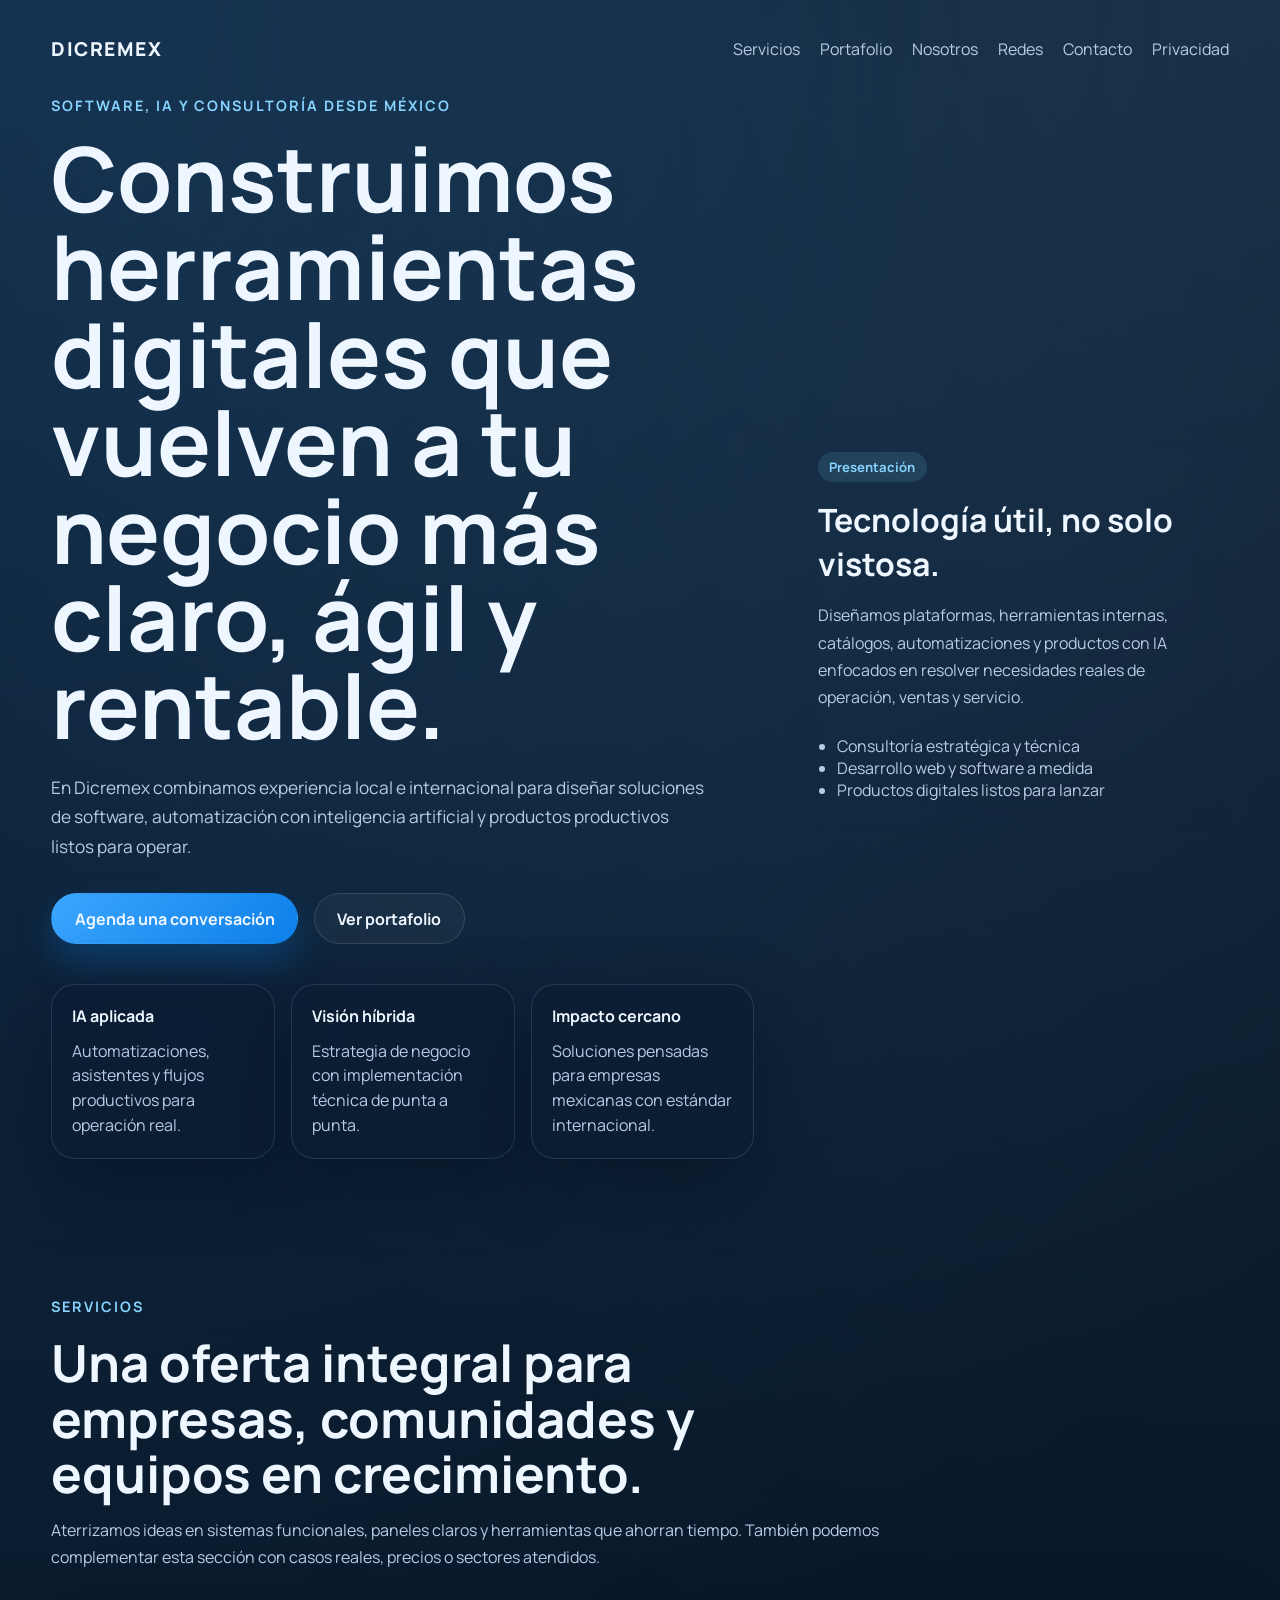
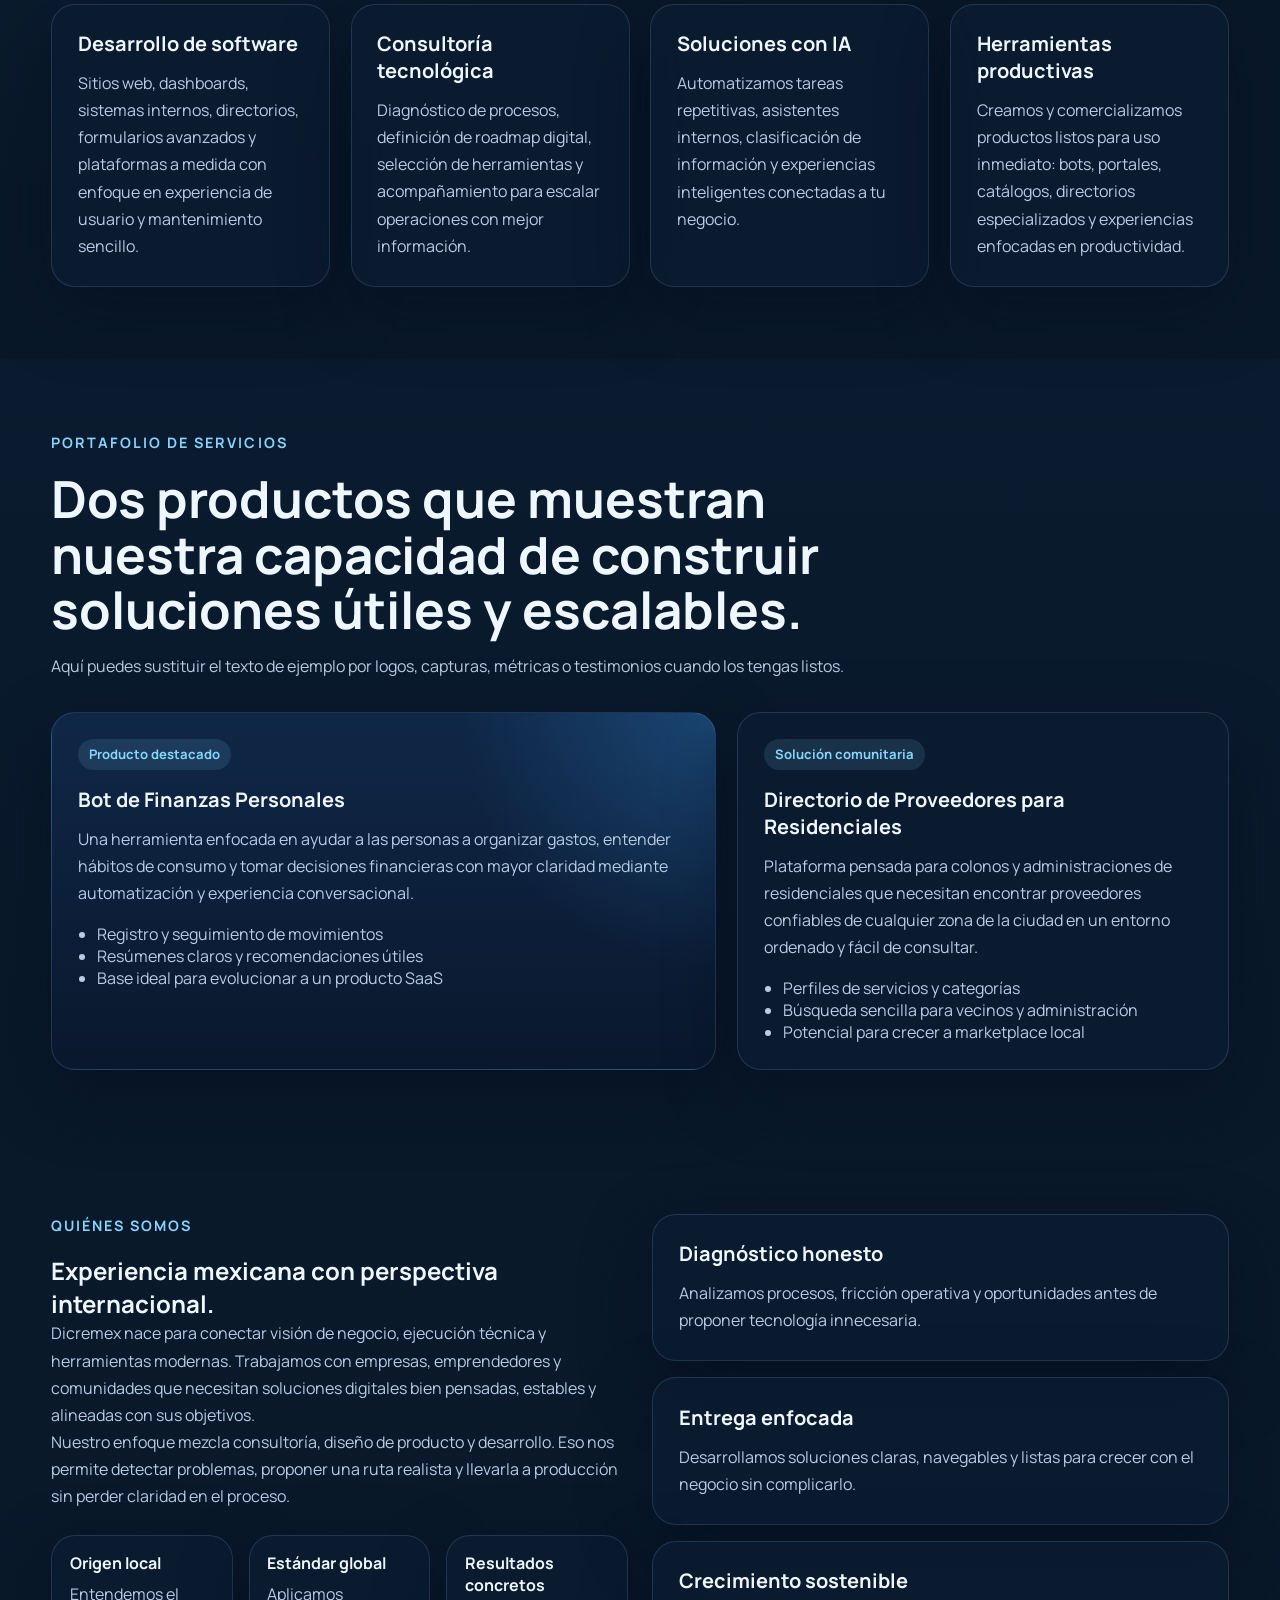
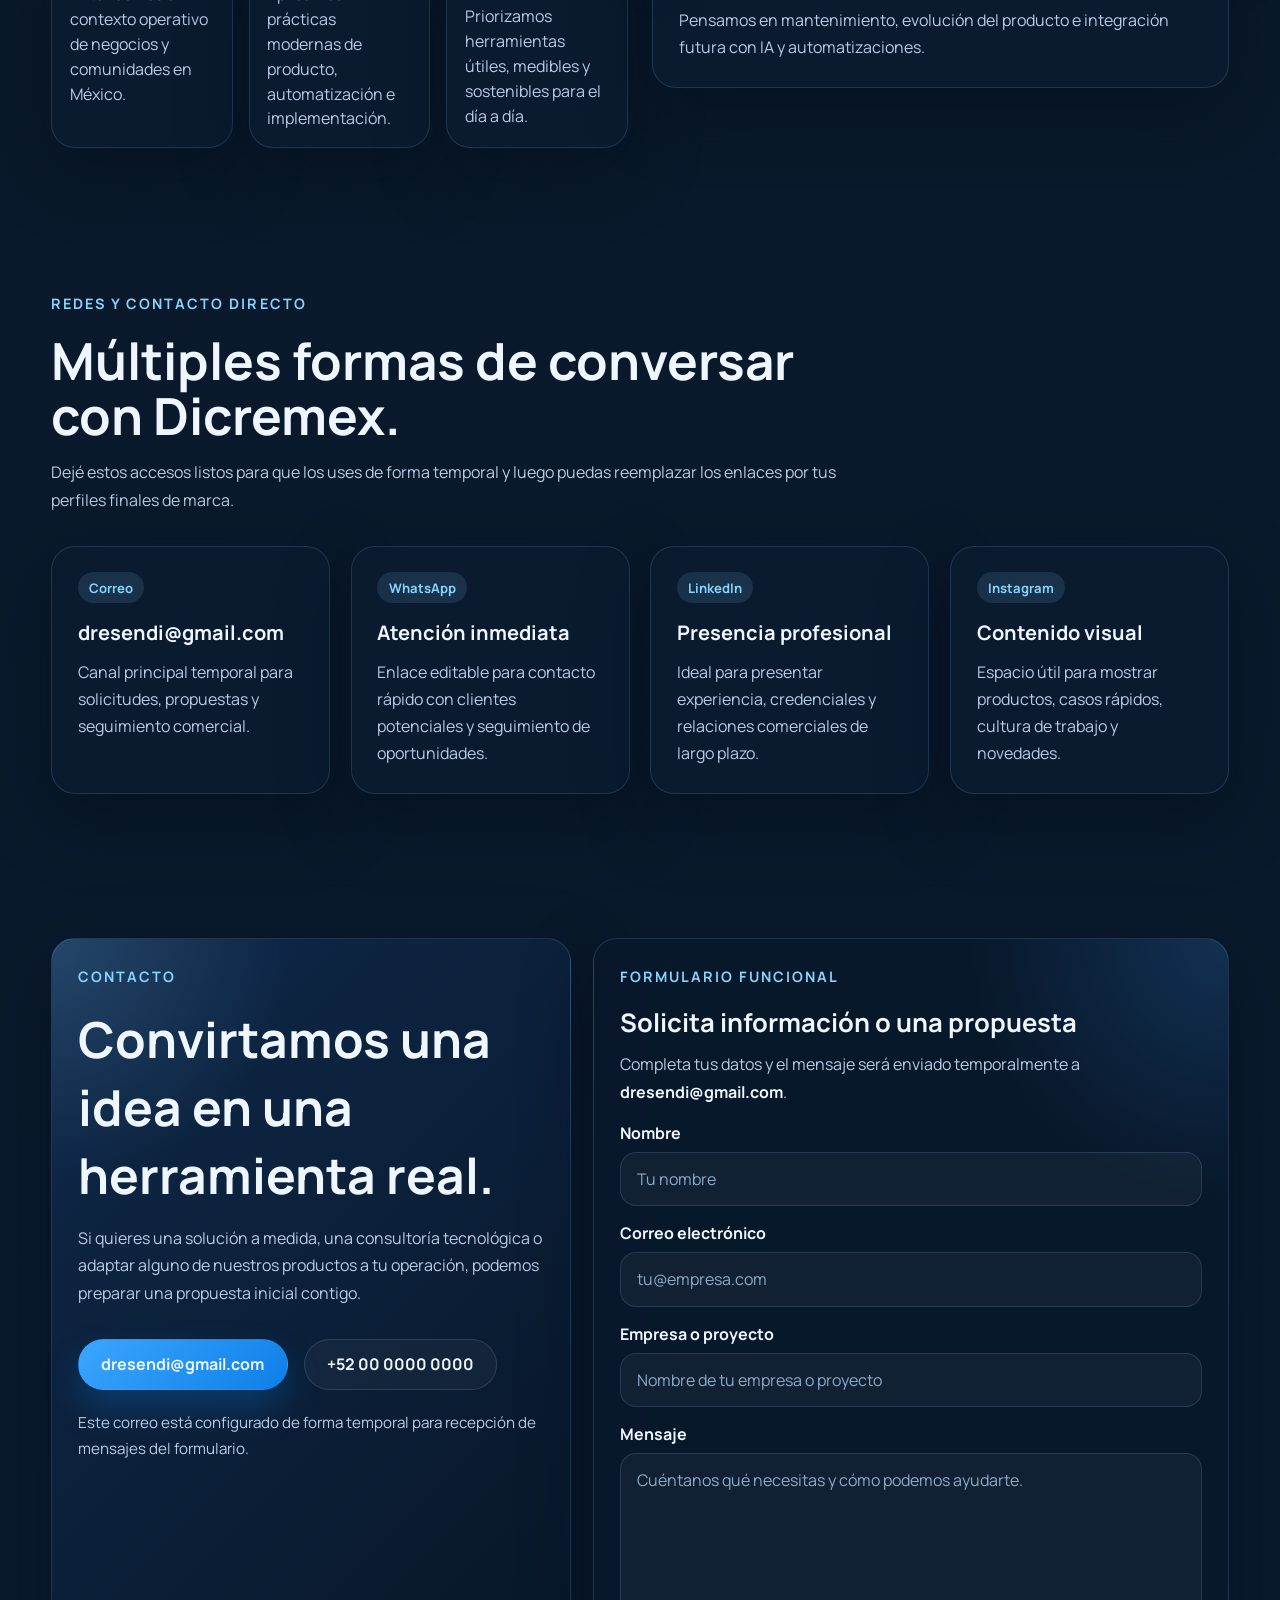
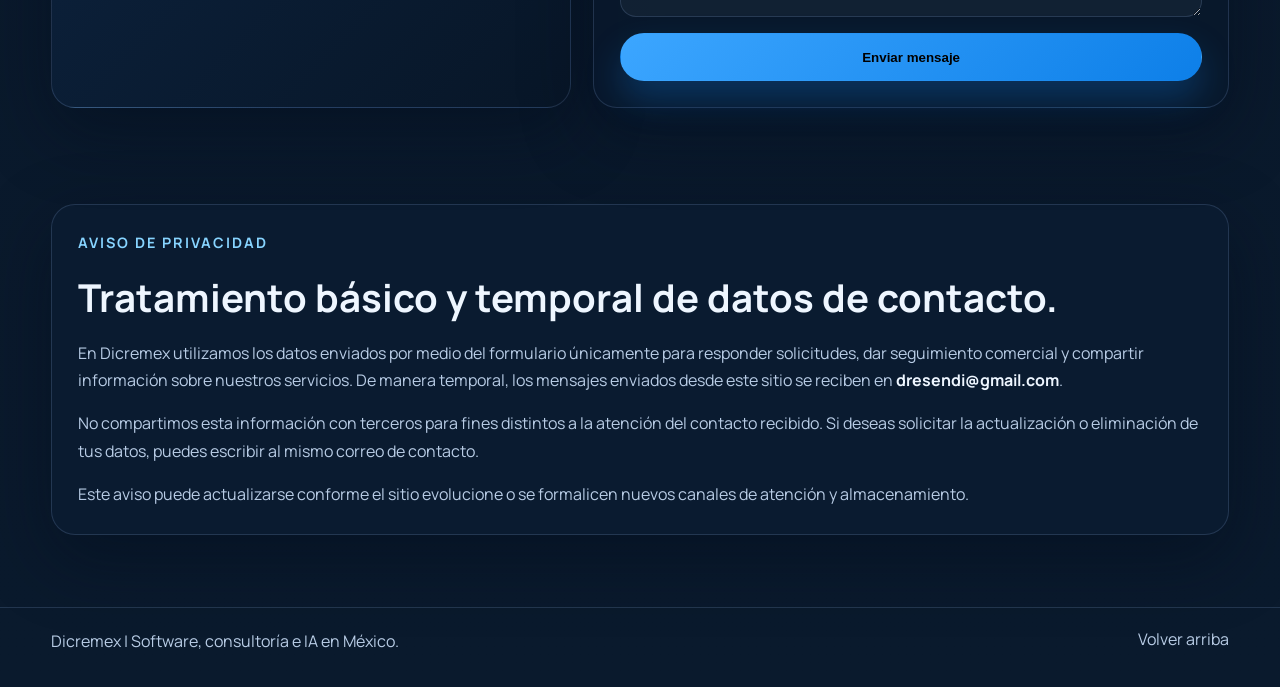
<file: index.html>
<!DOCTYPE html>
<html lang="es">
<head>
  <meta charset="UTF-8">
  <meta name="viewport" content="width=device-width, initial-scale=1.0">
  <title>Dicremex | Software, IA y Consultoría</title>
  <meta
    name="description"
    content="Dicremex ofrece servicios de software, consultoría e inteligencia artificial en México, con experiencia internacional y local."
  >
  <link rel="preconnect" href="https://fonts.googleapis.com">
  <link rel="preconnect" href="https://fonts.gstatic.com" crossorigin>
  <link href="https://fonts.googleapis.com/css2?family=Manrope:wght@400;500;600;700;800&display=swap" rel="stylesheet">
  <link rel="stylesheet" href="styles.css">
</head>
<body>
  <header class="hero">
    <nav class="nav">
      <a class="brand" href="#inicio">Dicremex</a>
      <div class="nav-links">
        <a href="#servicios">Servicios</a>
        <a href="#portafolio">Portafolio</a>
        <a href="#nosotros">Nosotros</a>
        <a href="#redes">Redes</a>
        <a href="#contacto">Contacto</a>
        <a href="#privacidad">Privacidad</a>
      </div>
    </nav>

    <section class="hero-content" id="inicio">
      <div class="hero-copy">
        <p class="eyebrow">Software, IA y consultoría desde México</p>
        <h1>Construimos herramientas digitales que vuelven a tu negocio más claro, ágil y rentable.</h1>
        <p class="lead">
          En Dicremex combinamos experiencia local e internacional para diseñar soluciones de software,
          automatización con inteligencia artificial y productos productivos listos para operar.
        </p>
        <div class="hero-actions">
          <a class="button button-primary" href="#contacto">Agenda una conversación</a>
          <a class="button button-secondary" href="#portafolio">Ver portafolio</a>
        </div>
        <div class="hero-metrics">
          <article>
            <strong>IA aplicada</strong>
            <span>Automatizaciones, asistentes y flujos productivos para operación real.</span>
          </article>
          <article>
            <strong>Visión híbrida</strong>
            <span>Estrategia de negocio con implementación técnica de punta a punta.</span>
          </article>
          <article>
            <strong>Impacto cercano</strong>
            <span>Soluciones pensadas para empresas mexicanas con estándar internacional.</span>
          </article>
        </div>
      </div>

      <aside class="hero-panel">
        <div class="panel-card glass">
          <span class="panel-label">Presentación</span>
          <h2>Tecnología útil, no solo vistosa.</h2>
          <p>
            Diseñamos plataformas, herramientas internas, catálogos, automatizaciones y productos con IA
            enfocados en resolver necesidades reales de operación, ventas y servicio.
          </p>
          <ul class="panel-list">
            <li>Consultoría estratégica y técnica</li>
            <li>Desarrollo web y software a medida</li>
            <li>Productos digitales listos para lanzar</li>
          </ul>
        </div>
      </aside>
    </section>
  </header>

  <main>
    <section class="section" id="servicios">
      <div class="section-heading">
        <p class="eyebrow">Servicios</p>
        <h2>Una oferta integral para empresas, comunidades y equipos en crecimiento.</h2>
        <p>
          Aterrizamos ideas en sistemas funcionales, paneles claros y herramientas que ahorran tiempo.
          También podemos complementar esta sección con casos reales, precios o sectores atendidos.
        </p>
      </div>

      <div class="grid cards-grid">
        <article class="card">
          <h3>Desarrollo de software</h3>
          <p>
            Sitios web, dashboards, sistemas internos, directorios, formularios avanzados y plataformas
            a medida con enfoque en experiencia de usuario y mantenimiento sencillo.
          </p>
        </article>
        <article class="card">
          <h3>Consultoría tecnológica</h3>
          <p>
            Diagnóstico de procesos, definición de roadmap digital, selección de herramientas
            y acompañamiento para escalar operaciones con mejor información.
          </p>
        </article>
        <article class="card">
          <h3>Soluciones con IA</h3>
          <p>
            Automatizamos tareas repetitivas, asistentes internos, clasificación de información
            y experiencias inteligentes conectadas a tu negocio.
          </p>
        </article>
        <article class="card">
          <h3>Herramientas productivas</h3>
          <p>
            Creamos y comercializamos productos listos para uso inmediato: bots, portales, catálogos,
            directorios especializados y experiencias enfocadas en productividad.
          </p>
        </article>
      </div>
    </section>

    <section class="section accent-section" id="portafolio">
      <div class="section-heading">
        <p class="eyebrow">Portafolio de servicios</p>
        <h2>Dos productos que muestran nuestra capacidad de construir soluciones útiles y escalables.</h2>
        <p>
          Aquí puedes sustituir el texto de ejemplo por logos, capturas, métricas o testimonios cuando los tengas listos.
        </p>
      </div>

      <div class="grid portfolio-grid">
        <article class="portfolio-card featured">
          <span class="tag">Producto destacado</span>
          <h3>Bot de Finanzas Personales</h3>
          <p>
            Una herramienta enfocada en ayudar a las personas a organizar gastos, entender hábitos de consumo
            y tomar decisiones financieras con mayor claridad mediante automatización y experiencia conversacional.
          </p>
          <ul>
            <li>Registro y seguimiento de movimientos</li>
            <li>Resúmenes claros y recomendaciones útiles</li>
            <li>Base ideal para evolucionar a un producto SaaS</li>
          </ul>
        </article>

        <article class="portfolio-card">
          <span class="tag">Solución comunitaria</span>
          <h3>Directorio de Proveedores para Residenciales</h3>
          <p>
            Plataforma pensada para colonos y administraciones de residenciales que necesitan encontrar
            proveedores confiables de cualquier zona de la ciudad en un entorno ordenado y fácil de consultar.
          </p>
          <ul>
            <li>Perfiles de servicios y categorías</li>
            <li>Búsqueda sencilla para vecinos y administración</li>
            <li>Potencial para crecer a marketplace local</li>
          </ul>
        </article>
      </div>
    </section>

    <section class="section split-section" id="nosotros">
      <div>
        <p class="eyebrow">Quiénes somos</p>
        <h2>Experiencia mexicana con perspectiva internacional.</h2>
        <p>
          Dicremex nace para conectar visión de negocio, ejecución técnica y herramientas modernas.
          Trabajamos con empresas, emprendedores y comunidades que necesitan soluciones digitales bien pensadas,
          estables y alineadas con sus objetivos.
        </p>
        <p>
          Nuestro enfoque mezcla consultoría, diseño de producto y desarrollo. Eso nos permite detectar problemas,
          proponer una ruta realista y llevarla a producción sin perder claridad en el proceso.
        </p>
        <div class="about-points">
          <article class="about-point">
            <strong>Origen local</strong>
            <span>Entendemos el contexto operativo de negocios y comunidades en México.</span>
          </article>
          <article class="about-point">
            <strong>Estándar global</strong>
            <span>Aplicamos prácticas modernas de producto, automatización e implementación.</span>
          </article>
          <article class="about-point">
            <strong>Resultados concretos</strong>
            <span>Priorizamos herramientas útiles, medibles y sostenibles para el día a día.</span>
          </article>
        </div>
      </div>

      <div class="value-stack">
        <article class="value-card">
          <h3>Diagnóstico honesto</h3>
          <p>Analizamos procesos, fricción operativa y oportunidades antes de proponer tecnología innecesaria.</p>
        </article>
        <article class="value-card">
          <h3>Entrega enfocada</h3>
          <p>Desarrollamos soluciones claras, navegables y listas para crecer con el negocio sin complicarlo.</p>
        </article>
        <article class="value-card">
          <h3>Crecimiento sostenible</h3>
          <p>Pensamos en mantenimiento, evolución del producto e integración futura con IA y automatizaciones.</p>
        </article>
      </div>
    </section>

    <section class="section social-section" id="redes">
      <div class="section-heading">
        <p class="eyebrow">Redes y contacto directo</p>
        <h2>Múltiples formas de conversar con Dicremex.</h2>
        <p>
          Dejé estos accesos listos para que los uses de forma temporal y luego puedas reemplazar los enlaces
          por tus perfiles finales de marca.
        </p>
      </div>

      <div class="grid social-grid">
        <a class="social-card" href="mailto:dresendi@gmail.com">
          <span class="tag">Correo</span>
          <h3>dresendi@gmail.com</h3>
          <p>Canal principal temporal para solicitudes, propuestas y seguimiento comercial.</p>
        </a>
        <a class="social-card" href="https://wa.me/5255000000000" target="_blank" rel="noreferrer">
          <span class="tag">WhatsApp</span>
          <h3>Atención inmediata</h3>
          <p>Enlace editable para contacto rápido con clientes potenciales y seguimiento de oportunidades.</p>
        </a>
        <a class="social-card" href="https://www.linkedin.com/" target="_blank" rel="noreferrer">
          <span class="tag">LinkedIn</span>
          <h3>Presencia profesional</h3>
          <p>Ideal para presentar experiencia, credenciales y relaciones comerciales de largo plazo.</p>
        </a>
        <a class="social-card" href="https://www.instagram.com/" target="_blank" rel="noreferrer">
          <span class="tag">Instagram</span>
          <h3>Contenido visual</h3>
          <p>Espacio útil para mostrar productos, casos rápidos, cultura de trabajo y novedades.</p>
        </a>
      </div>
    </section>

    <section class="section contact-section" id="contacto">
      <div class="contact-layout">
        <div class="contact-card">
          <p class="eyebrow">Contacto</p>
          <h2>Convirtamos una idea en una herramienta real.</h2>
          <p>
            Si quieres una solución a medida, una consultoría tecnológica o adaptar alguno de nuestros productos
            a tu operación, podemos preparar una propuesta inicial contigo.
          </p>
          <div class="contact-actions">
            <a class="button button-primary" href="mailto:dresendi@gmail.com">dresendi@gmail.com</a>
            <a class="button button-secondary" href="tel:+520000000000">+52 00 0000 0000</a>
          </div>
          <p class="contact-note">
            Este correo está configurado de forma temporal para recepción de mensajes del formulario.
          </p>
        </div>

        <form
          class="contact-form"
          action="https://formsubmit.co/dresendi@gmail.com"
          method="POST"
        >
          <input type="hidden" name="_subject" value="Nuevo contacto desde Dicremex">
          <input type="hidden" name="_captcha" value="false">
          <input type="hidden" name="_template" value="table">
          <input type="text" name="_honey" class="hidden-field" tabindex="-1" autocomplete="off">

          <div class="form-intro">
            <p class="eyebrow">Formulario funcional</p>
            <h3>Solicita información o una propuesta</h3>
            <p>
              Completa tus datos y el mensaje será enviado temporalmente a <strong>dresendi@gmail.com</strong>.
            </p>
          </div>

          <label class="field">
            <span>Nombre</span>
            <input type="text" name="name" placeholder="Tu nombre" required>
          </label>

          <label class="field">
            <span>Correo electrónico</span>
            <input type="email" name="email" placeholder="tu@empresa.com" required>
          </label>

          <label class="field">
            <span>Empresa o proyecto</span>
            <input type="text" name="company" placeholder="Nombre de tu empresa o proyecto">
          </label>

          <label class="field">
            <span>Mensaje</span>
            <textarea name="message" rows="6" placeholder="Cuéntanos qué necesitas y cómo podemos ayudarte." required></textarea>
          </label>

          <button class="button button-primary submit-button" type="submit">Enviar mensaje</button>
        </form>
      </div>
    </section>

    <section class="section privacy-section" id="privacidad">
      <div class="privacy-card">
        <p class="eyebrow">Aviso de privacidad</p>
        <h2>Tratamiento básico y temporal de datos de contacto.</h2>
        <p>
          En Dicremex utilizamos los datos enviados por medio del formulario únicamente para responder solicitudes,
          dar seguimiento comercial y compartir información sobre nuestros servicios. De manera temporal, los mensajes
          enviados desde este sitio se reciben en <strong>dresendi@gmail.com</strong>.
        </p>
        <p>
          No compartimos esta información con terceros para fines distintos a la atención del contacto recibido.
          Si deseas solicitar la actualización o eliminación de tus datos, puedes escribir al mismo correo de contacto.
        </p>
        <p>
          Este aviso puede actualizarse conforme el sitio evolucione o se formalicen nuevos canales de atención y almacenamiento.
        </p>
      </div>
    </section>
  </main>

  <footer class="footer">
    <p>Dicremex | Software, consultoría e IA en México.</p>
    <a href="#inicio">Volver arriba</a>
  </footer>
</body>
</html>
</file>
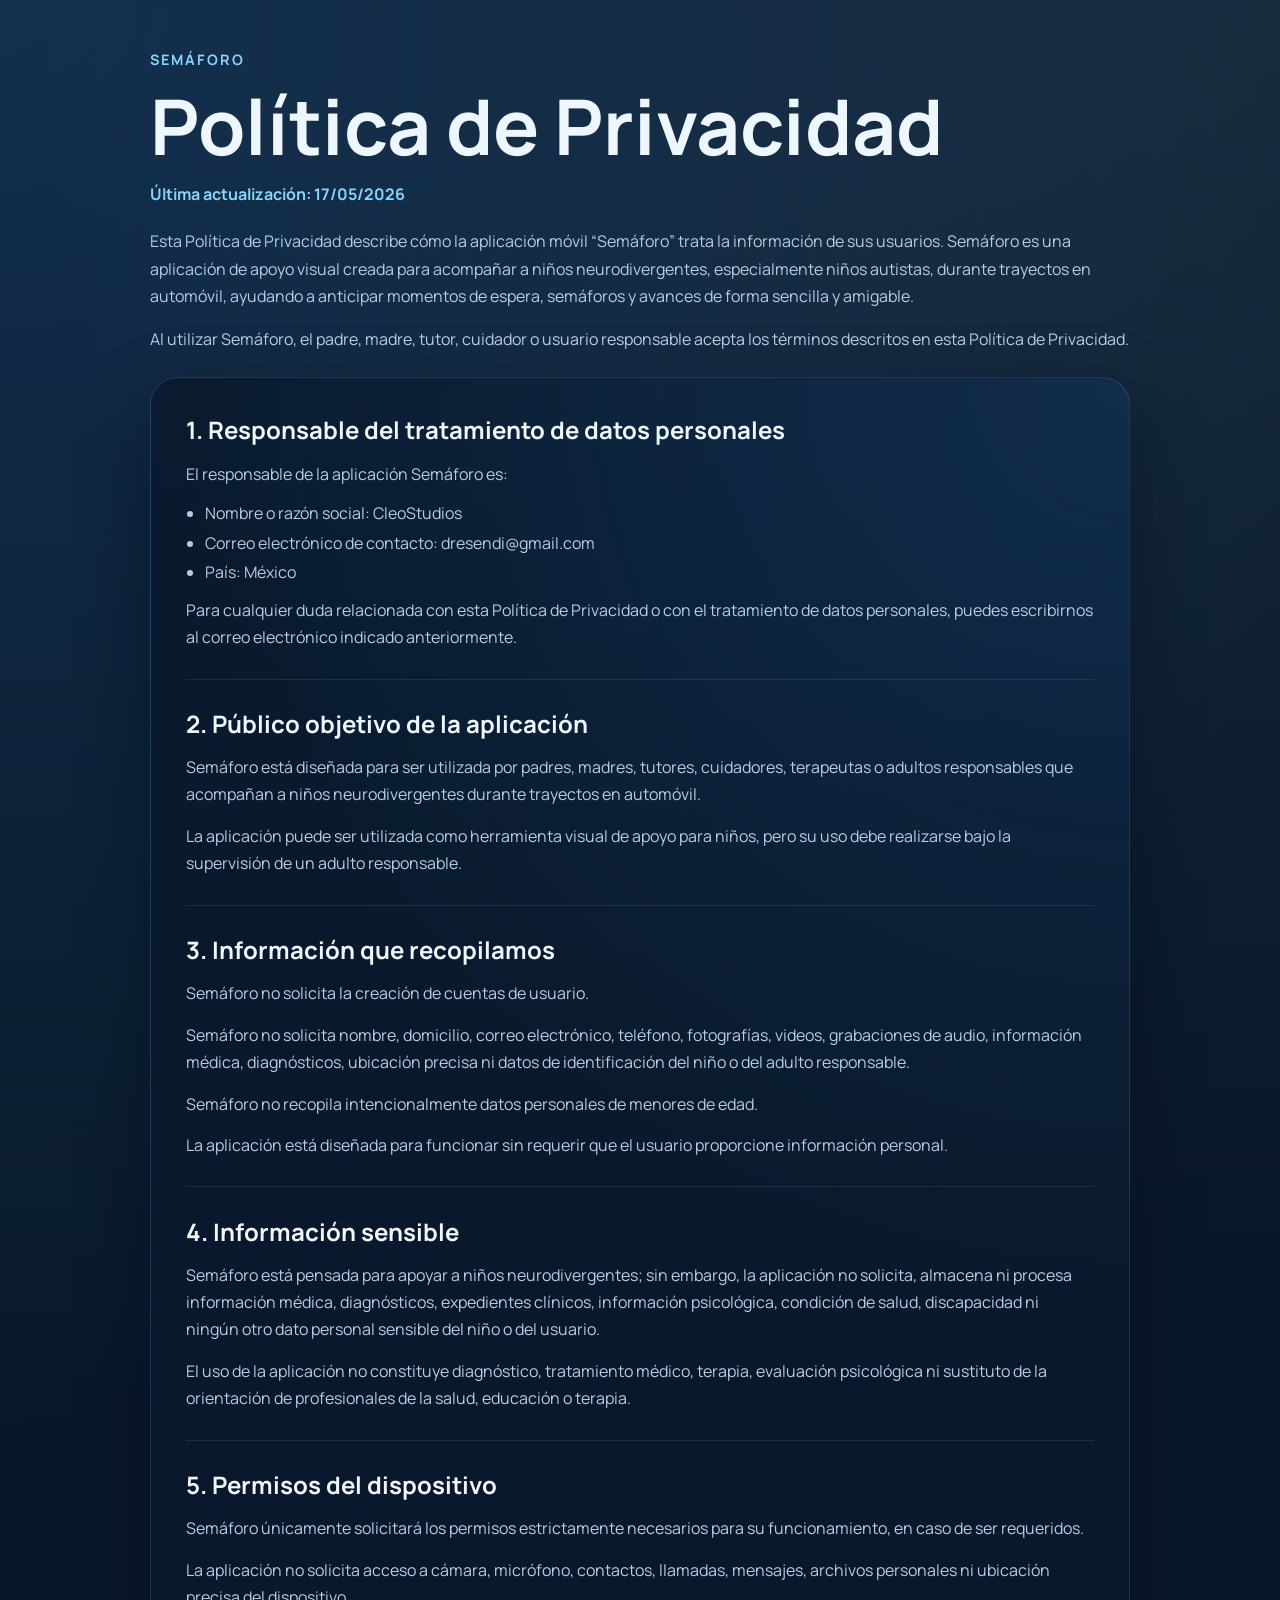
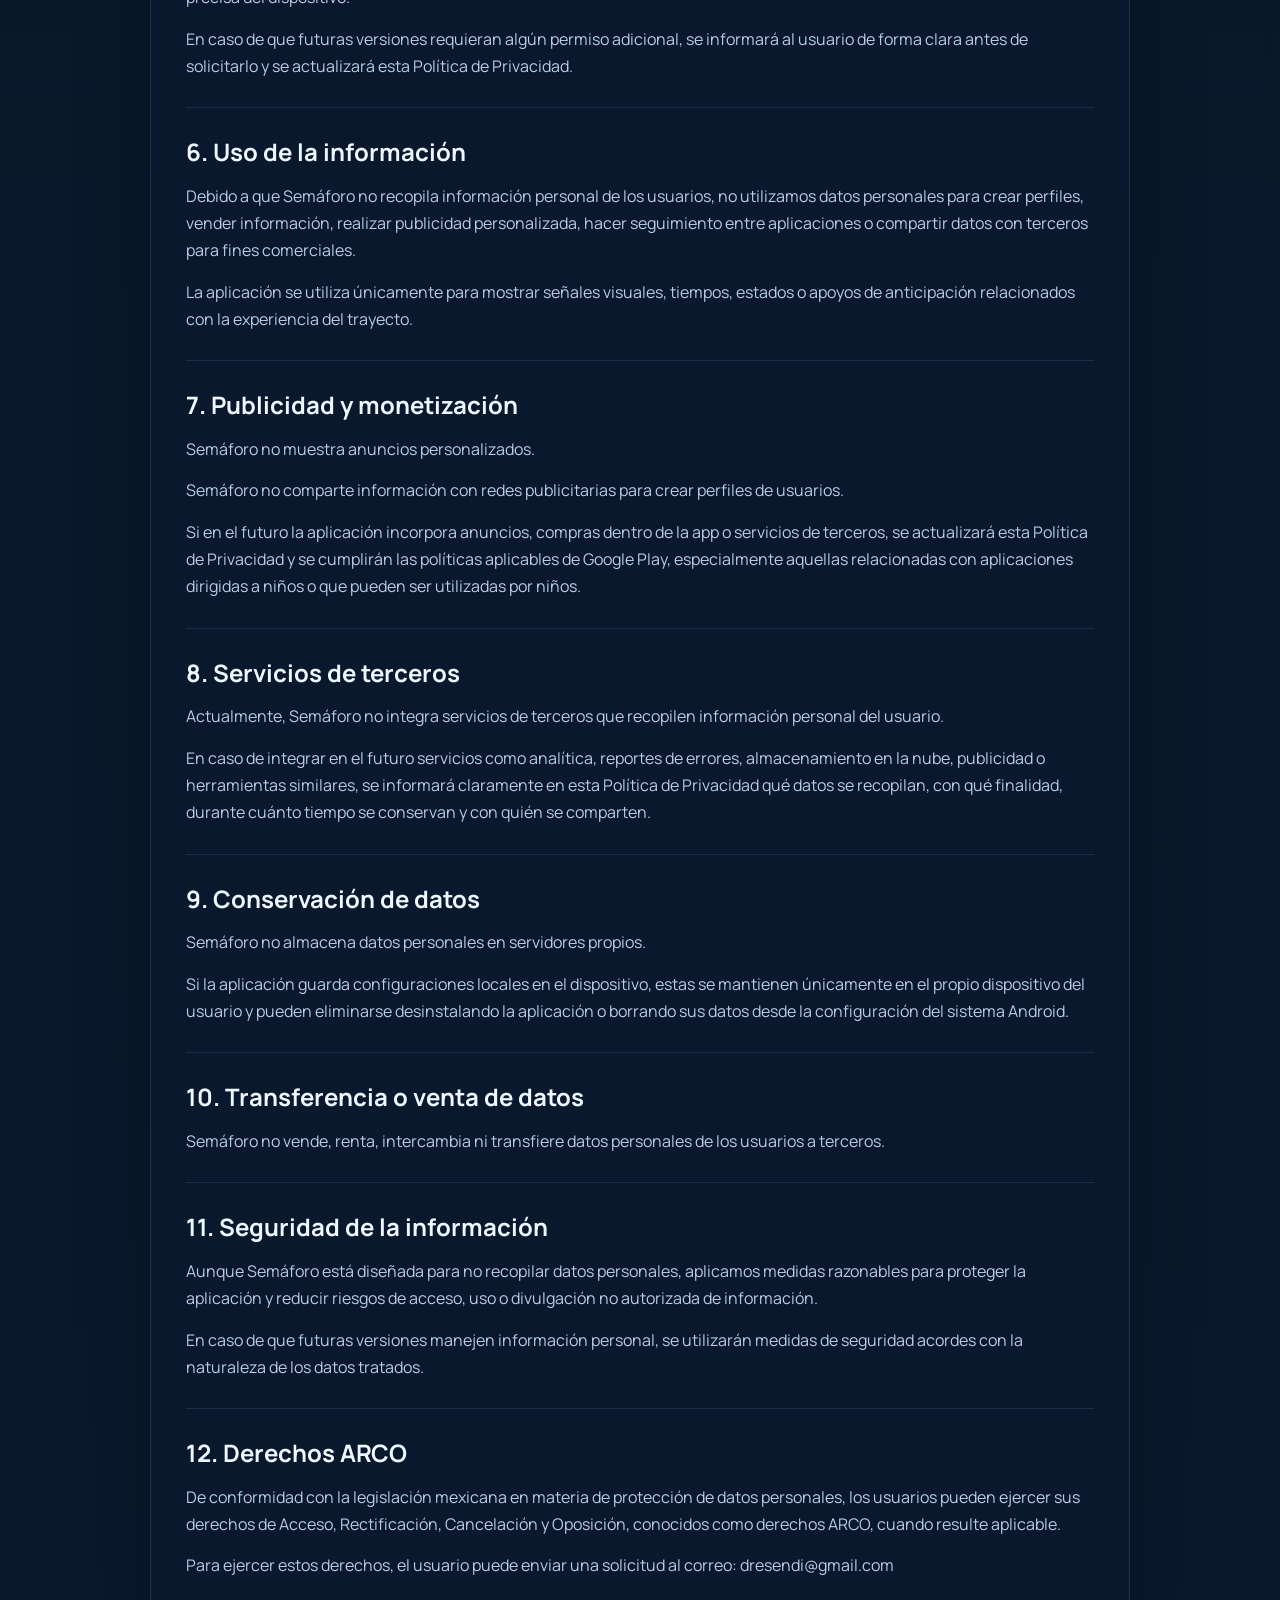
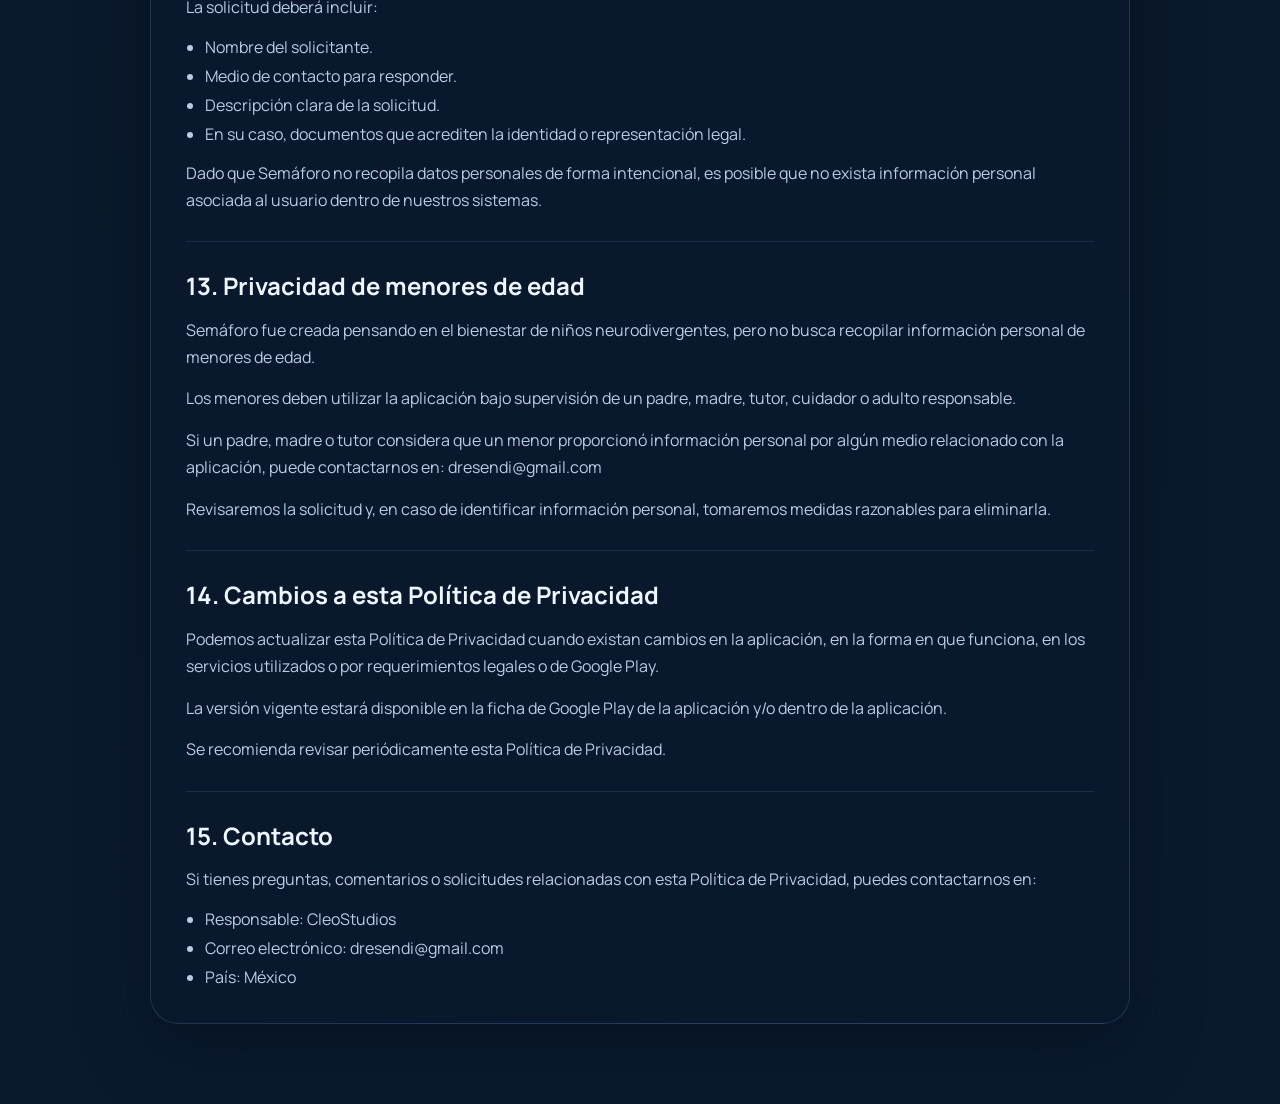
<file: semaforo/privacy.html>
<!DOCTYPE html>
<html lang="es">
<head>
  <meta charset="UTF-8">
  <meta name="viewport" content="width=device-width, initial-scale=1.0">
  <title>Política de Privacidad | Semáforo</title>
  <meta
    name="description"
    content="Política de privacidad de la app Semáforo para Android."
  >
  <link rel="preconnect" href="https://fonts.googleapis.com">
  <link rel="preconnect" href="https://fonts.gstatic.com" crossorigin>
  <link href="https://fonts.googleapis.com/css2?family=Manrope:wght@400;500;600;700;800&display=swap" rel="stylesheet">
  <link rel="stylesheet" href="/styles.css">
</head>
<body class="policy-body">
  <main class="policy-shell">
    <section class="policy-hero">
      <p class="eyebrow">Semáforo</p>
      <h1>Política de Privacidad</h1>
      <p class="policy-updated">Última actualización: 17/05/2026</p>
      <p class="policy-intro">
        Esta Política de Privacidad describe cómo la aplicación móvil “Semáforo” trata la información
        de sus usuarios. Semáforo es una aplicación de apoyo visual creada para acompañar a niños
        neurodivergentes, especialmente niños autistas, durante trayectos en automóvil, ayudando a
        anticipar momentos de espera, semáforos y avances de forma sencilla y amigable.
      </p>
      <p class="policy-intro">
        Al utilizar Semáforo, el padre, madre, tutor, cuidador o usuario responsable acepta los términos
        descritos en esta Política de Privacidad.
      </p>
    </section>

    <section class="policy-card">
      <article class="policy-section">
        <h2>1. Responsable del tratamiento de datos personales</h2>
        <p>El responsable de la aplicación Semáforo es:</p>
        <ul>
          <li>Nombre o razón social: CleoStudios</li>
          <li>Correo electrónico de contacto: dresendi@gmail.com</li>
          <li>País: México</li>
        </ul>
        <p>
          Para cualquier duda relacionada con esta Política de Privacidad o con el tratamiento de datos
          personales, puedes escribirnos al correo electrónico indicado anteriormente.
        </p>
      </article>

      <article class="policy-section">
        <h2>2. Público objetivo de la aplicación</h2>
        <p>
          Semáforo está diseñada para ser utilizada por padres, madres, tutores, cuidadores, terapeutas
          o adultos responsables que acompañan a niños neurodivergentes durante trayectos en automóvil.
        </p>
        <p>
          La aplicación puede ser utilizada como herramienta visual de apoyo para niños, pero su uso debe
          realizarse bajo la supervisión de un adulto responsable.
        </p>
      </article>

      <article class="policy-section">
        <h2>3. Información que recopilamos</h2>
        <p>Semáforo no solicita la creación de cuentas de usuario.</p>
        <p>
          Semáforo no solicita nombre, domicilio, correo electrónico, teléfono, fotografías, videos,
          grabaciones de audio, información médica, diagnósticos, ubicación precisa ni datos de
          identificación del niño o del adulto responsable.
        </p>
        <p>Semáforo no recopila intencionalmente datos personales de menores de edad.</p>
        <p>
          La aplicación está diseñada para funcionar sin requerir que el usuario proporcione información
          personal.
        </p>
      </article>

      <article class="policy-section">
        <h2>4. Información sensible</h2>
        <p>
          Semáforo está pensada para apoyar a niños neurodivergentes; sin embargo, la aplicación no
          solicita, almacena ni procesa información médica, diagnósticos, expedientes clínicos,
          información psicológica, condición de salud, discapacidad ni ningún otro dato personal sensible
          del niño o del usuario.
        </p>
        <p>
          El uso de la aplicación no constituye diagnóstico, tratamiento médico, terapia, evaluación
          psicológica ni sustituto de la orientación de profesionales de la salud, educación o terapia.
        </p>
      </article>

      <article class="policy-section">
        <h2>5. Permisos del dispositivo</h2>
        <p>
          Semáforo únicamente solicitará los permisos estrictamente necesarios para su funcionamiento, en
          caso de ser requeridos.
        </p>
        <p>
          La aplicación no solicita acceso a cámara, micrófono, contactos, llamadas, mensajes, archivos
          personales ni ubicación precisa del dispositivo.
        </p>
        <p>
          En caso de que futuras versiones requieran algún permiso adicional, se informará al usuario de
          forma clara antes de solicitarlo y se actualizará esta Política de Privacidad.
        </p>
      </article>

      <article class="policy-section">
        <h2>6. Uso de la información</h2>
        <p>
          Debido a que Semáforo no recopila información personal de los usuarios, no utilizamos datos
          personales para crear perfiles, vender información, realizar publicidad personalizada, hacer
          seguimiento entre aplicaciones o compartir datos con terceros para fines comerciales.
        </p>
        <p>
          La aplicación se utiliza únicamente para mostrar señales visuales, tiempos, estados o apoyos de
          anticipación relacionados con la experiencia del trayecto.
        </p>
      </article>

      <article class="policy-section">
        <h2>7. Publicidad y monetización</h2>
        <p>Semáforo no muestra anuncios personalizados.</p>
        <p>Semáforo no comparte información con redes publicitarias para crear perfiles de usuarios.</p>
        <p>
          Si en el futuro la aplicación incorpora anuncios, compras dentro de la app o servicios de
          terceros, se actualizará esta Política de Privacidad y se cumplirán las políticas aplicables de
          Google Play, especialmente aquellas relacionadas con aplicaciones dirigidas a niños o que pueden
          ser utilizadas por niños.
        </p>
      </article>

      <article class="policy-section">
        <h2>8. Servicios de terceros</h2>
        <p>
          Actualmente, Semáforo no integra servicios de terceros que recopilen información personal del
          usuario.
        </p>
        <p>
          En caso de integrar en el futuro servicios como analítica, reportes de errores, almacenamiento
          en la nube, publicidad o herramientas similares, se informará claramente en esta Política de
          Privacidad qué datos se recopilan, con qué finalidad, durante cuánto tiempo se conservan y con
          quién se comparten.
        </p>
      </article>

      <article class="policy-section">
        <h2>9. Conservación de datos</h2>
        <p>Semáforo no almacena datos personales en servidores propios.</p>
        <p>
          Si la aplicación guarda configuraciones locales en el dispositivo, estas se mantienen únicamente
          en el propio dispositivo del usuario y pueden eliminarse desinstalando la aplicación o borrando
          sus datos desde la configuración del sistema Android.
        </p>
      </article>

      <article class="policy-section">
        <h2>10. Transferencia o venta de datos</h2>
        <p>Semáforo no vende, renta, intercambia ni transfiere datos personales de los usuarios a terceros.</p>
      </article>

      <article class="policy-section">
        <h2>11. Seguridad de la información</h2>
        <p>
          Aunque Semáforo está diseñada para no recopilar datos personales, aplicamos medidas razonables
          para proteger la aplicación y reducir riesgos de acceso, uso o divulgación no autorizada de
          información.
        </p>
        <p>
          En caso de que futuras versiones manejen información personal, se utilizarán medidas de seguridad
          acordes con la naturaleza de los datos tratados.
        </p>
      </article>

      <article class="policy-section">
        <h2>12. Derechos ARCO</h2>
        <p>
          De conformidad con la legislación mexicana en materia de protección de datos personales, los
          usuarios pueden ejercer sus derechos de Acceso, Rectificación, Cancelación y Oposición,
          conocidos como derechos ARCO, cuando resulte aplicable.
        </p>
        <p>Para ejercer estos derechos, el usuario puede enviar una solicitud al correo: dresendi@gmail.com</p>
        <p>La solicitud deberá incluir:</p>
        <ul>
          <li>Nombre del solicitante.</li>
          <li>Medio de contacto para responder.</li>
          <li>Descripción clara de la solicitud.</li>
          <li>En su caso, documentos que acrediten la identidad o representación legal.</li>
        </ul>
        <p>
          Dado que Semáforo no recopila datos personales de forma intencional, es posible que no exista
          información personal asociada al usuario dentro de nuestros sistemas.
        </p>
      </article>

      <article class="policy-section">
        <h2>13. Privacidad de menores de edad</h2>
        <p>
          Semáforo fue creada pensando en el bienestar de niños neurodivergentes, pero no busca recopilar
          información personal de menores de edad.
        </p>
        <p>
          Los menores deben utilizar la aplicación bajo supervisión de un padre, madre, tutor, cuidador o
          adulto responsable.
        </p>
        <p>
          Si un padre, madre o tutor considera que un menor proporcionó información personal por algún
          medio relacionado con la aplicación, puede contactarnos en: dresendi@gmail.com
        </p>
        <p>
          Revisaremos la solicitud y, en caso de identificar información personal, tomaremos medidas
          razonables para eliminarla.
        </p>
      </article>

      <article class="policy-section">
        <h2>14. Cambios a esta Política de Privacidad</h2>
        <p>
          Podemos actualizar esta Política de Privacidad cuando existan cambios en la aplicación, en la
          forma en que funciona, en los servicios utilizados o por requerimientos legales o de Google Play.
        </p>
        <p>
          La versión vigente estará disponible en la ficha de Google Play de la aplicación y/o dentro de
          la aplicación.
        </p>
        <p>Se recomienda revisar periódicamente esta Política de Privacidad.</p>
      </article>

      <article class="policy-section">
        <h2>15. Contacto</h2>
        <p>Si tienes preguntas, comentarios o solicitudes relacionadas con esta Política de Privacidad, puedes contactarnos en:</p>
        <ul>
          <li>Responsable: CleoStudios</li>
          <li>Correo electrónico: dresendi@gmail.com</li>
          <li>País: México</li>
        </ul>
      </article>
    </section>
  </main>
</body>
</html>
</file>
<file: styles.css>
:root {
  --bg: #07111f;
  --bg-soft: #0e1b31;
  --panel: rgba(12, 29, 54, 0.84);
  --card: #102544;
  --card-alt: #13315b;
  --text: #eef6ff;
  --muted: #b8cce5;
  --line: rgba(164, 199, 255, 0.16);
  --primary: #3ca6ff;
  --primary-strong: #0d7fe8;
  --accent: #87d4ff;
  --shadow: 0 24px 70px rgba(2, 12, 27, 0.45);
}

* {
  box-sizing: border-box;
}

html {
  scroll-behavior: smooth;
}

body {
  margin: 0;
  font-family: "Manrope", sans-serif;
  color: var(--text);
  background:
    radial-gradient(circle at top left, rgba(60, 166, 255, 0.2), transparent 32%),
    radial-gradient(circle at top right, rgba(135, 212, 255, 0.12), transparent 28%),
    linear-gradient(180deg, #081221 0%, #091829 28%, #0a1a2d 100%);
}

a {
  color: inherit;
  text-decoration: none;
}

p {
  margin: 0;
  line-height: 1.7;
  color: var(--muted);
}

h1,
h2,
h3,
strong {
  margin: 0;
  color: var(--text);
}

ul {
  margin: 0;
  padding-left: 1.2rem;
  color: var(--muted);
}

.hero,
.section {
  padding-inline: clamp(1.25rem, 4vw, 5rem);
}

.hero {
  min-height: 100vh;
  padding-top: 1.25rem;
  padding-bottom: 4rem;
}

.nav {
  display: flex;
  align-items: center;
  justify-content: space-between;
  gap: 1rem;
  padding: 1rem 0 2rem;
}

.brand {
  font-size: 1.2rem;
  font-weight: 800;
  letter-spacing: 0.08em;
  text-transform: uppercase;
}

.nav-links {
  display: flex;
  flex-wrap: wrap;
  gap: 1.25rem;
  color: var(--muted);
}

.hero-content {
  display: grid;
  grid-template-columns: 1.35fr 0.85fr;
  gap: 2rem;
  align-items: center;
}

.hero-copy h1 {
  font-size: clamp(2.6rem, 7vw, 5.8rem);
  line-height: 0.98;
  max-width: 11ch;
}

.eyebrow {
  margin-bottom: 1rem;
  color: var(--accent);
  font-size: 0.9rem;
  font-weight: 700;
  letter-spacing: 0.14em;
  text-transform: uppercase;
}

.lead {
  max-width: 60ch;
  margin-top: 1.5rem;
  font-size: 1.08rem;
}

.hero-actions,
.contact-actions {
  display: flex;
  flex-wrap: wrap;
  gap: 1rem;
  margin-top: 2rem;
}

.button {
  display: inline-flex;
  align-items: center;
  justify-content: center;
  min-height: 3rem;
  padding: 0.85rem 1.4rem;
  border-radius: 999px;
  border: 1px solid transparent;
  font-weight: 700;
  transition: transform 180ms ease, border-color 180ms ease, background 180ms ease;
}

.button:hover {
  transform: translateY(-2px);
}

.button-primary {
  background: linear-gradient(135deg, var(--primary), var(--primary-strong));
  box-shadow: 0 18px 35px rgba(13, 127, 232, 0.28);
}

.button-secondary {
  background: rgba(255, 255, 255, 0.04);
  border-color: rgba(255, 255, 255, 0.12);
}

.hero-metrics {
  display: grid;
  grid-template-columns: repeat(3, minmax(0, 1fr));
  gap: 1rem;
  margin-top: 2.5rem;
}

.hero-metrics article,
.card,
.portfolio-card,
.value-card,
.contact-card,
.social-card,
.contact-form,
.privacy-card,
.about-point {
  border: 1px solid var(--line);
  border-radius: 24px;
  background: rgba(12, 28, 51, 0.72);
  box-shadow: var(--shadow);
}

.hero-metrics article {
  padding: 1.25rem;
}

.hero-metrics span {
  display: block;
  margin-top: 0.7rem;
  color: var(--muted);
  line-height: 1.55;
}

.hero-panel {
  display: flex;
  justify-content: center;
}

.glass {
  backdrop-filter: blur(16px);
}

.panel-card {
  max-width: 28rem;
  padding: 2rem;
}

.panel-label,
.tag {
  display: inline-flex;
  margin-bottom: 1rem;
  padding: 0.4rem 0.7rem;
  border-radius: 999px;
  background: rgba(135, 212, 255, 0.12);
  color: var(--accent);
  font-size: 0.82rem;
  font-weight: 700;
}

.panel-card h2 {
  font-size: 2rem;
  margin-bottom: 1rem;
}

.panel-list {
  margin-top: 1.5rem;
}

.section {
  padding-top: 4.5rem;
  padding-bottom: 4.5rem;
}

.section-heading {
  max-width: 52rem;
}

.section-heading h2 {
  font-size: clamp(2rem, 4vw, 3.3rem);
  line-height: 1.08;
}

.section-heading p:last-child {
  margin-top: 1rem;
}

.grid {
  display: grid;
  gap: 1.3rem;
  margin-top: 2rem;
}

.cards-grid {
  grid-template-columns: repeat(4, minmax(0, 1fr));
}

.card,
.portfolio-card,
.value-card,
.contact-card,
.social-card,
.contact-form,
.privacy-card,
.about-point {
  padding: 1.6rem;
}

.card h3,
.portfolio-card h3,
.value-card h3,
.social-card h3 {
  margin-bottom: 0.8rem;
  font-size: 1.25rem;
}

.accent-section {
  background: linear-gradient(180deg, rgba(13, 33, 59, 0.32), rgba(6, 16, 29, 0));
}

.portfolio-grid {
  grid-template-columns: 1.15fr 0.85fr;
}

.featured {
  background:
    radial-gradient(circle at top right, rgba(60, 166, 255, 0.24), transparent 34%),
    linear-gradient(180deg, rgba(16, 40, 73, 0.95), rgba(10, 24, 45, 0.95));
}

.portfolio-card ul {
  margin-top: 1rem;
}

.split-section {
  display: grid;
  grid-template-columns: 1fr 1fr;
  gap: 1.5rem;
  align-items: start;
}

.value-stack {
  display: grid;
  gap: 1rem;
}

.about-points {
  display: grid;
  grid-template-columns: repeat(3, minmax(0, 1fr));
  gap: 1rem;
  margin-top: 1.5rem;
}

.about-point {
  padding: 1rem 1.1rem;
}

.about-point span {
  display: block;
  margin-top: 0.55rem;
  color: var(--muted);
  line-height: 1.55;
}

.social-grid {
  grid-template-columns: repeat(4, minmax(0, 1fr));
}

.social-card {
  display: block;
  transition: transform 180ms ease, border-color 180ms ease;
}

.social-card:hover {
  transform: translateY(-4px);
  border-color: rgba(135, 212, 255, 0.35);
}

.contact-section {
  padding-bottom: 6rem;
}

.contact-layout {
  display: grid;
  grid-template-columns: 0.9fr 1.1fr;
  gap: 1.4rem;
}

.contact-card {
  background:
    radial-gradient(circle at top left, rgba(135, 212, 255, 0.18), transparent 26%),
    linear-gradient(135deg, rgba(15, 41, 75, 0.96), rgba(8, 22, 40, 0.96));
}

.contact-card h2 {
  font-size: clamp(2rem, 4vw, 3.1rem);
  margin-bottom: 1rem;
}

.contact-note {
  margin-top: 1.25rem;
  font-size: 0.95rem;
}

.contact-form {
  display: grid;
  gap: 1rem;
  align-content: start;
  background:
    radial-gradient(circle at top right, rgba(60, 166, 255, 0.18), transparent 26%),
    rgba(9, 24, 44, 0.92);
}

.form-intro h3 {
  margin-bottom: 0.7rem;
  font-size: 1.6rem;
}

.field {
  display: grid;
  gap: 0.5rem;
}

.field span {
  color: var(--text);
  font-weight: 700;
}

.field input,
.field textarea {
  width: 100%;
  padding: 0.95rem 1rem;
  border: 1px solid rgba(164, 199, 255, 0.16);
  border-radius: 16px;
  background: rgba(255, 255, 255, 0.04);
  color: var(--text);
  font: inherit;
  resize: vertical;
}

.field input::placeholder,
.field textarea::placeholder {
  color: #8fa9c8;
}

.field input:focus,
.field textarea:focus {
  outline: 2px solid rgba(60, 166, 255, 0.45);
  border-color: rgba(60, 166, 255, 0.45);
}

.submit-button {
  cursor: pointer;
}

.hidden-field {
  display: none;
}

.privacy-section {
  padding-top: 0;
}

.privacy-card h2 {
  font-size: clamp(1.8rem, 3vw, 2.6rem);
  margin-bottom: 1rem;
}

.privacy-card p + p {
  margin-top: 1rem;
}

.footer {
  display: flex;
  justify-content: space-between;
  gap: 1rem;
  padding: 1.25rem clamp(1.25rem, 4vw, 5rem) 2rem;
  border-top: 1px solid var(--line);
  color: var(--muted);
}

.policy-body {
  min-height: 100vh;
}

.policy-shell {
  width: min(980px, calc(100% - 2rem));
  margin: 0 auto;
  padding: 3rem 0 5rem;
}

.policy-hero {
  margin-bottom: 1.5rem;
}

.policy-hero h1 {
  font-size: clamp(2.4rem, 7vw, 4.8rem);
  line-height: 1;
  margin-bottom: 1rem;
}

.policy-updated {
  color: var(--accent);
  font-weight: 700;
  margin-bottom: 1.25rem;
}

.policy-intro + .policy-intro {
  margin-top: 1rem;
}

.policy-card {
  border: 1px solid var(--line);
  border-radius: 28px;
  background:
    radial-gradient(circle at top right, rgba(60, 166, 255, 0.14), transparent 24%),
    rgba(10, 24, 45, 0.88);
  box-shadow: var(--shadow);
  padding: clamp(1.25rem, 3vw, 2.2rem);
}

.policy-section + .policy-section {
  margin-top: 1.7rem;
  padding-top: 1.7rem;
  border-top: 1px solid rgba(164, 199, 255, 0.12);
}

.policy-section h2 {
  font-size: clamp(1.15rem, 3vw, 1.5rem);
  margin-bottom: 0.9rem;
}

.policy-section p + p,
.policy-section ul + p,
.policy-section p + ul {
  margin-top: 0.9rem;
}

.policy-section li + li {
  margin-top: 0.45rem;
}

@media (max-width: 1100px) {
  .hero-content,
  .portfolio-grid,
  .split-section,
  .cards-grid,
  .hero-metrics,
  .social-grid,
  .about-points,
  .contact-layout {
    grid-template-columns: 1fr 1fr;
  }

  .cards-grid {
    grid-template-columns: repeat(2, minmax(0, 1fr));
  }

  .hero-copy h1 {
    max-width: 13ch;
  }
}

@media (max-width: 780px) {
  .nav,
  .hero-content,
  .portfolio-grid,
  .split-section,
  .cards-grid,
  .hero-metrics,
  .social-grid,
  .about-points,
  .contact-layout {
    grid-template-columns: 1fr;
  }

  .nav {
    flex-direction: column;
    align-items: flex-start;
  }

  .nav-links {
    gap: 0.9rem;
  }

  .hero {
    min-height: auto;
  }

  .hero-copy h1 {
    max-width: none;
    font-size: clamp(2.3rem, 12vw, 4rem);
  }

  .panel-card,
  .card,
  .portfolio-card,
  .value-card,
  .contact-card,
  .social-card,
  .contact-form,
  .privacy-card,
  .about-point,
  .hero-metrics article {
    border-radius: 20px;
  }

  .footer {
    flex-direction: column;
  }

  .policy-shell {
    width: min(980px, calc(100% - 1.2rem));
    padding-top: 2rem;
    padding-bottom: 3rem;
  }

  .policy-card {
    border-radius: 20px;
  }
}
</file>
